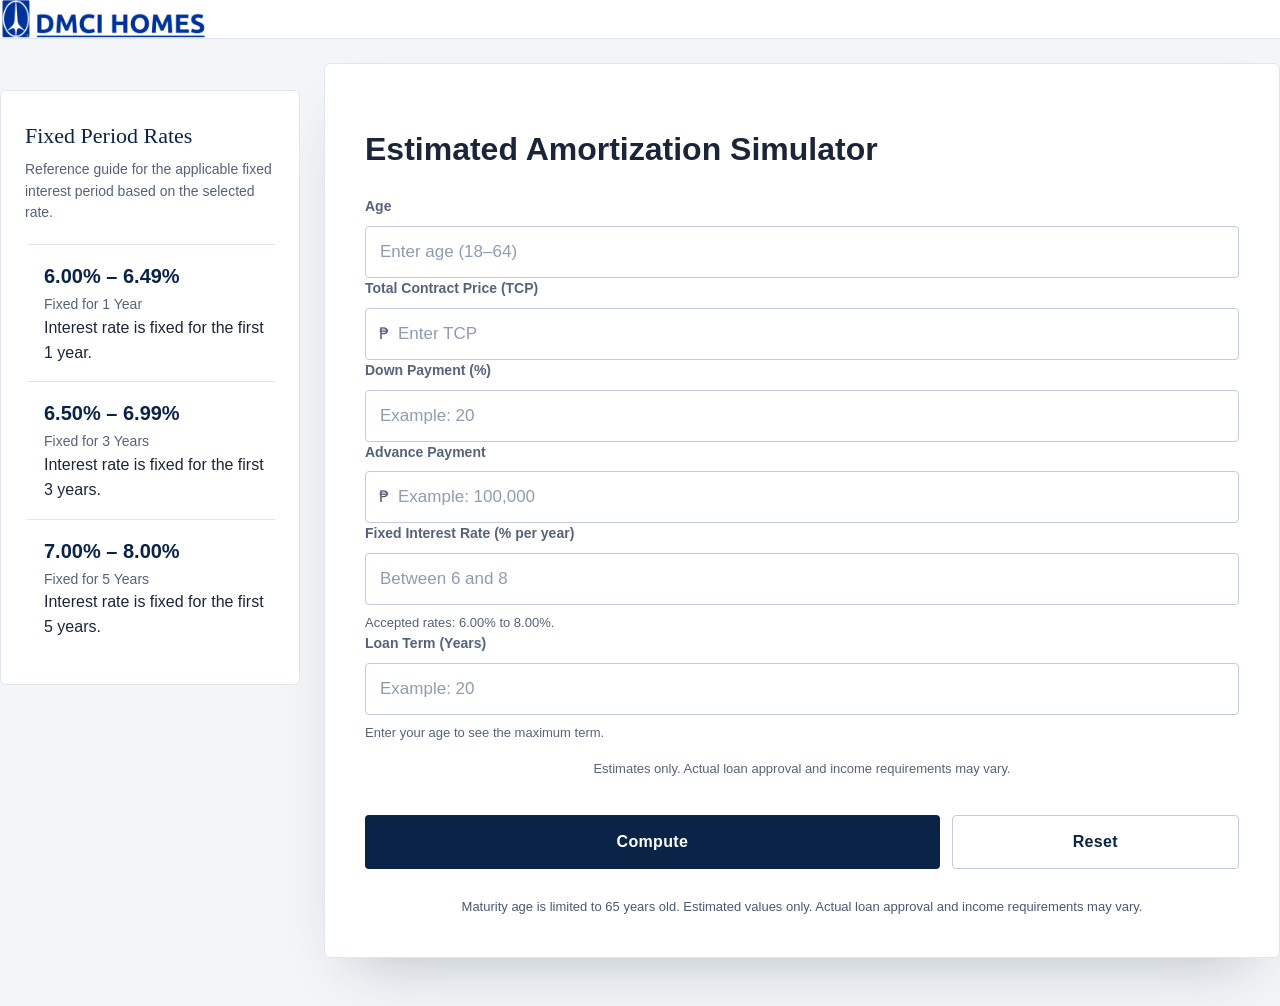
<file: Index.html>
<!DOCTYPE html>
<html lang="en">
<head>
<meta charset="UTF-8">
<meta name="viewport" content="width=device-width, initial-scale=1.0">
<title>Estimated Amortization Simulator</title>
<link rel="stylesheet" href="style.css">
</head>
<body>

<header class="site-header">
    <img src="img/dmci-logo.png" alt="DMCI Homes Logo">
</header>

<div class="main-wrapper">

    <aside class="rate-panel" aria-labelledby="rate-title">
        <h2 id="rate-title">Fixed Period Rates</h2>
        <p class="rate-intro">Reference guide for the applicable fixed interest period based on the selected rate.</p>

        <div class="rate-card" data-years="1">
            <div class="rate">6.00% – 6.49%</div>
            <div class="period">Fixed for 1 Year</div>
            <div class="description">Interest rate is fixed for the first 1 year.</div>
        </div>
        <div class="rate-card" data-years="3">
            <div class="rate">6.50% – 6.99%</div>
            <div class="period">Fixed for 3 Years</div>
            <div class="description">Interest rate is fixed for the first 3 years.</div>
        </div>
        <div class="rate-card" data-years="5">
            <div class="rate">7.00% – 8.00%</div>
            <div class="period">Fixed for 5 Years</div>
            <div class="description">Interest rate is fixed for the first 5 years.</div>
        </div>
    </aside>

    <main class="container">
        <h1>Estimated Amortization Simulator</h1>

        <form id="calcForm" novalidate>

            <div class="field">
                <label for="age">Age</label>
                <input type="number" id="age" placeholder="Enter age (18–64)" min="18" max="64" step="1" aria-describedby="age-error">
                <span class="error" id="age-error" role="alert"></span>
            </div>

            <div class="field">
                <label for="tcp">Total Contract Price (TCP)</label>
                <div class="input-prefix">
                    <span aria-hidden="true">₱</span>
                    <input type="text" id="tcp" placeholder="Enter TCP" inputmode="decimal" autocomplete="off" aria-describedby="tcp-error">
                </div>
                <span class="error" id="tcp-error" role="alert"></span>
            </div>

            <div class="field">
                <label for="dpPercent">Down Payment (%)</label>
                <input type="number" id="dpPercent" placeholder="Example: 20" min="0" max="100" step="0.01" aria-describedby="dpPercent-hint dpPercent-error">
                <span class="hint" id="dpPercent-hint"></span>
                <span class="error" id="dpPercent-error" role="alert"></span>
            </div>

            <div class="field">
                <label for="advancePayment">Advance Payment</label>
                <div class="input-prefix">
                    <span aria-hidden="true">₱</span>
                    <input type="text" id="advancePayment" placeholder="Example: 100,000" inputmode="decimal" autocomplete="off" aria-describedby="advancePayment-error">
                </div>
                <span class="error" id="advancePayment-error" role="alert"></span>
            </div>

            <div class="field">
                <label for="interest">Fixed Interest Rate (% per year)</label>
                <input type="number" id="interest" placeholder="Between 6 and 8" min="6" max="8" step="0.01" aria-describedby="interest-hint interest-error">
                <span class="hint" id="interest-hint">Accepted rates: 6.00% to 8.00%.</span>
                <span class="error" id="interest-error" role="alert"></span>
            </div>

            <div class="field">
                <label for="years">Loan Term (Years)</label>
                <input type="number" id="years" placeholder="Example: 20" min="0.1" step="0.1" aria-describedby="years-hint years-error">
                <span class="hint" id="years-hint">Enter your age to see the maximum term.</span>
                <span class="error" id="years-error" role="alert"></span>
            </div>

            <p class="disclaimer">Estimates only. Actual loan approval and income requirements may vary.</p>

            <div class="actions">
                <button type="submit" class="btn-primary">Compute</button>
                <button type="button" class="btn-secondary" id="resetBtn">Reset</button>
            </div>
        </form>

        <section class="result" id="result" hidden aria-live="polite" tabindex="-1">
            <h2>Estimated Result</h2>
            <p class="print-only" id="printDate"></p>

            <p><strong>Total Contract Price (TCP):</strong> ₱ <span id="resultTCP"></span></p>
            <p><strong>Total Payments Made:</strong> ₱ <span id="totalPayments"></span></p>
            <p><strong>Loanable Amount:</strong> ₱ <span id="loanableAmount"></span></p>
            <p><strong>Interest Rate:</strong> <span id="resultRate"></span>% <span id="resultFixed"></span></p>
            <p><strong>Estimated Monthly Amortization:</strong> ₱ <span id="monthly"></span></p>
            <p><strong>Estimated Gross Monthly Income:</strong> ₱ <span id="income"></span></p>
            <p><strong>Loan Term Maturity:</strong> <span id="maturityAge"></span> years old</p>

            <div id="qualification" class="qualification"></div>

            <div class="actions result-actions">
                <a class="btn-primary btn-link" id="contactBtn" href="#">Contact an agent</a>
                <button type="button" class="btn-secondary" id="printBtn">Print / Save as PDF</button>
            </div>
        </section>

        <p class="footer">Maturity age is limited to 65 years old. Estimated values only. Actual loan approval and income requirements may vary.</p>
    </main>

</div>

<script src="script.js"></script>
</body>
</html>
</file>
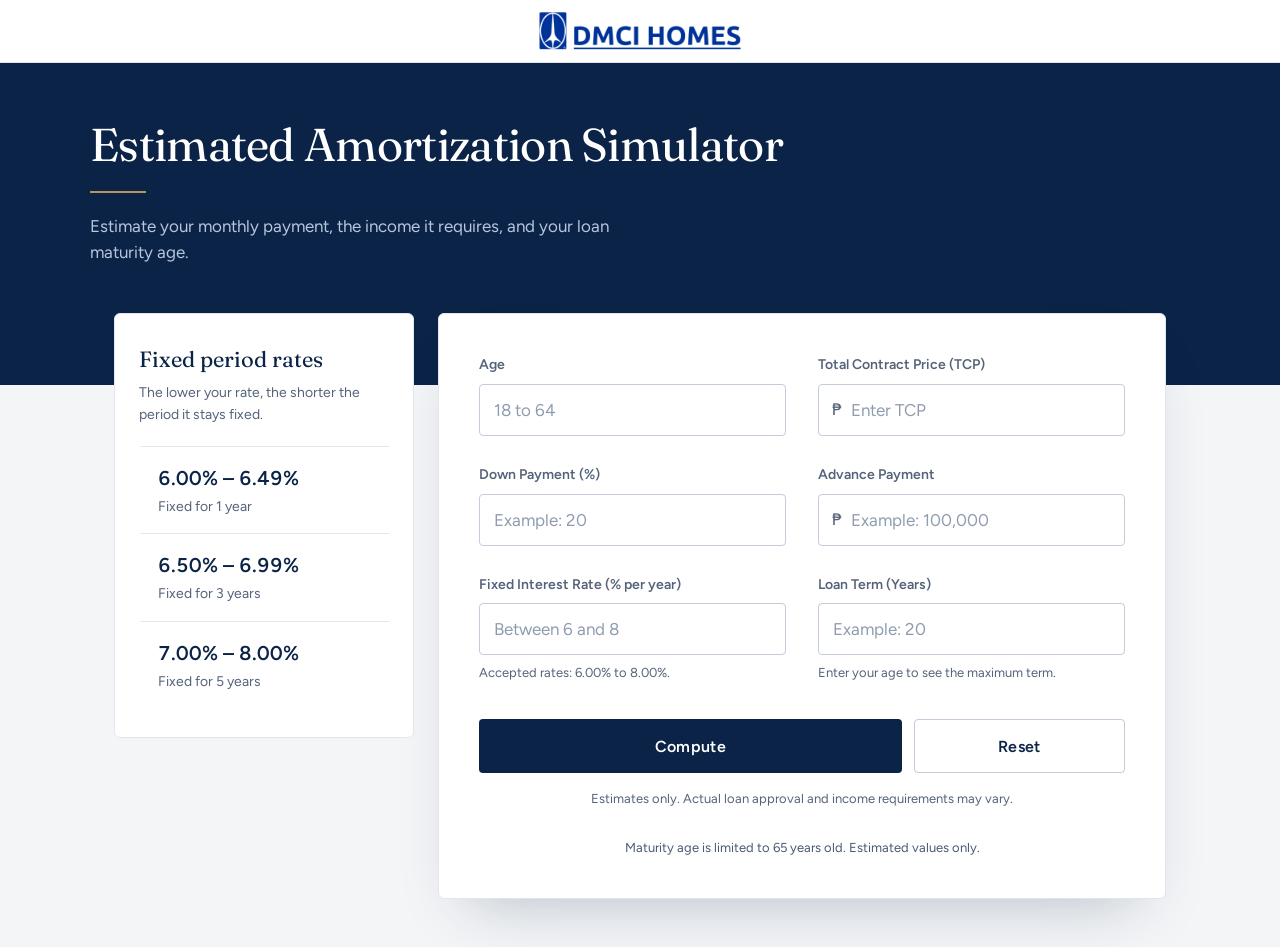
<file: index.html>
<!DOCTYPE html>
<html lang="en">
<head>
<meta charset="UTF-8">
<meta name="viewport" content="width=device-width, initial-scale=1.0">
<title>Estimated Amortization Simulator</title>
<link rel="preconnect" href="https://fonts.googleapis.com">
<link rel="preconnect" href="https://fonts.gstatic.com" crossorigin>
<link href="https://fonts.googleapis.com/css2?family=Figtree:wght@400;500;600;700&family=Fraunces:opsz,wght@9..144,400;9..144,600&display=swap" rel="stylesheet">
<link rel="stylesheet" href="style.css">
</head>
<body>

<header class="site-header">
    <div class="header-inner">
        <img src="img/dmci-logo.png" alt="DMCI Homes Logo">
    </div>
</header>

<section class="band">
    <div class="band-inner">
        <h1>Estimated Amortization Simulator</h1>
        <p>Estimate your monthly payment, the income it requires, and your loan maturity age.</p>
    </div>
</section>

<div class="page">


    <div class="main-wrapper">

        <aside class="rate-panel" aria-labelledby="rate-title">
            <h2 id="rate-title">Fixed period rates</h2>
            <p class="rate-intro">The lower your rate, the shorter the period it stays fixed.</p>

            <div class="rate-card" data-years="1">
                <div class="rate">6.00% – 6.49%</div>
                <div class="period">Fixed for 1 year</div>
            </div>
            <div class="rate-card" data-years="3">
                <div class="rate">6.50% – 6.99%</div>
                <div class="period">Fixed for 3 years</div>
            </div>
            <div class="rate-card" data-years="5">
                <div class="rate">7.00% – 8.00%</div>
                <div class="period">Fixed for 5 years</div>
            </div>
        </aside>

        <main class="container">

            <form id="calcForm" novalidate>
                <div class="field-grid">

                    <div class="field">
                        <label for="age">Age</label>
                        <input type="number" id="age" placeholder="18 to 64" min="18" max="64" step="1" aria-describedby="age-error">
                        <span class="error" id="age-error" role="alert"></span>
                    </div>

                    <div class="field">
                        <label for="tcp">Total Contract Price (TCP)</label>
                        <div class="input-prefix">
                            <span aria-hidden="true">₱</span>
                            <input type="text" id="tcp" placeholder="Enter TCP" inputmode="decimal" autocomplete="off" aria-describedby="tcp-error">
                        </div>
                        <span class="error" id="tcp-error" role="alert"></span>
                    </div>

                    <div class="field">
                        <label for="dpPercent">Down Payment (%)</label>
                        <input type="number" id="dpPercent" placeholder="Example: 20" min="0" max="100" step="0.01" aria-describedby="dpPercent-hint dpPercent-error">
                        <span class="hint" id="dpPercent-hint"></span>
                        <span class="error" id="dpPercent-error" role="alert"></span>
                    </div>

                    <div class="field">
                        <label for="advancePayment">Advance Payment</label>
                        <div class="input-prefix">
                            <span aria-hidden="true">₱</span>
                            <input type="text" id="advancePayment" placeholder="Example: 100,000" inputmode="decimal" autocomplete="off" aria-describedby="advancePayment-error">
                        </div>
                        <span class="error" id="advancePayment-error" role="alert"></span>
                    </div>

                    <div class="field">
                        <label for="interest">Fixed Interest Rate (% per year)</label>
                        <input type="number" id="interest" placeholder="Between 6 and 8" min="6" max="8" step="0.01" aria-describedby="interest-hint interest-error">
                        <span class="hint" id="interest-hint">Accepted rates: 6.00% to 8.00%.</span>
                        <span class="error" id="interest-error" role="alert"></span>
                    </div>

                    <div class="field">
                        <label for="years">Loan Term (Years)</label>
                        <input type="number" id="years" placeholder="Example: 20" min="0.1" step="0.1" aria-describedby="years-hint years-error">
                        <span class="hint" id="years-hint">Enter your age to see the maximum term.</span>
                        <span class="error" id="years-error" role="alert"></span>
                    </div>

                </div>

                <div class="actions">
                    <button type="submit" class="btn-primary">Compute</button>
                    <button type="button" class="btn-secondary" id="resetBtn">Reset</button>
                </div>
                <p class="disclaimer">Estimates only. Actual loan approval and income requirements may vary.</p>
            </form>

            <section class="result" id="result" hidden aria-live="polite" tabindex="-1">
                <p class="print-only" id="printDate"></p>

                <div class="hero">
                    <span class="hero-label">Estimated monthly amortization</span>
                    <span class="hero-figure"><span class="peso">₱</span><span id="monthly"></span></span>
                    <span class="hero-note">Requires a gross monthly income of about ₱ <span id="income"></span></span>
                </div>

                <dl class="rows">
                    <div class="row"><dt>Total Contract Price</dt><dd>₱ <span id="resultTCP"></span></dd></div>
                    <div class="row"><dt>Total payments made</dt><dd>₱ <span id="totalPayments"></span></dd></div>
                    <div class="row"><dt>Loanable amount</dt><dd>₱ <span id="loanableAmount"></span></dd></div>
                    <div class="row"><dt>Interest rate</dt><dd><span id="resultRate"></span>% <span class="muted" id="resultFixed"></span></dd></div>
                    <div class="row"><dt>Loan maturity</dt><dd><span id="maturityAge"></span> years old</dd></div>
                </dl>

                <div id="qualification" class="qualification"></div>

                <div class="actions result-actions">
                    <button type="button" class="btn-primary" id="printBtn">Print / Save as PDF</button>
                </div>
            </section>

            <p class="footer">Maturity age is limited to 65 years old. Estimated values only.</p>
        </main>

    </div>
</div>

<script src="script.js"></script>
</body>
</html>
</file>
<file: style.css>
*{box-sizing:border-box}

:root{
    --ink:#0a2347;
    --ink-soft:#123a73;
    --text:#1a2638;
    --muted:#55637a;
    --blue:#14468a;
    --brass:#b8955a;
    --tint:#f0f3f8;
    --line:#e1e6ee;
    --field:#c3ccda;
    --page:#f4f5f7;
    --danger:#b42318;
    --danger-bg:#fdf0ee;
    --ok:#0f6b45;
    --ok-bg:#e6f4ec;
    --font:'Figtree',Arial,Helvetica,sans-serif;
    --display:'Fraunces',Georgia,'Times New Roman',serif;
}

body{
    font-family:var(--font);
    background:var(--page);
    color:var(--text);
    margin:0;
    padding:63px 0 48px;
    line-height:1.55;
}

/* Header */
.site-header{
    position:fixed;top:0;left:0;width:100%;
    background:#fff;border-bottom:1px solid var(--line);
    z-index:9999;
}
.header-inner{
    max-width:1100px;margin:auto;padding:12px 24px;
    display:flex;align-items:center;justify-content:center;
}
.site-header img{height:38px;width:auto;display:block}

/* Title band */
.band{background:var(--ink);padding:56px 24px 120px}
.band-inner{max-width:1100px;margin:auto}
.band h1{
    font-family:var(--display);font-weight:400;
    font-size:clamp(30px,4.4vw,46px);line-height:1.12;
    letter-spacing:-.015em;color:#fff;margin:0 0 20px;
    max-width:700px;
}
.band h1::after{
    content:"";display:block;width:56px;height:2px;
    background:var(--brass);margin-top:20px;
}
.band p{margin:0;color:#b8c6dc;font-size:17px;max-width:560px}

/* Page */
.page{max-width:1100px;margin:-72px auto 0;padding:0 24px}

.main-wrapper{
    display:grid;grid-template-columns:300px 1fr;
    gap:24px;align-items:start;
}

/* Rate panel */
.rate-panel{
    background:#fff;border:1px solid var(--line);border-radius:6px;
    padding:28px 24px;position:sticky;top:90px;
}
.rate-panel h2{
    font-family:var(--display);font-weight:400;
    font-size:22px;color:var(--ink);margin:0 0 6px;
}
.rate-intro{color:var(--muted);font-size:14px;margin:0 0 20px}

.rate-card{
    position:relative;
    padding:16px 0 16px 16px;
    border-top:1px solid var(--line);
    border-left:3px solid transparent;
    transition:background .2s,border-color .2s;
}
.rate-card .rate{font-size:20px;font-weight:600;color:var(--ink);font-variant-numeric:tabular-nums}
.rate-card .period{font-size:14px;color:var(--muted);margin-top:2px}

.rate-card.active{
    background:var(--tint);
    border-left-color:var(--brass);
}
.rate-card.active::after{
    content:"Your rate";
    position:absolute;top:16px;right:12px;
    background:var(--ink);color:#fff;
    font-size:12px;font-weight:600;letter-spacing:.02em;
    padding:2px 10px;border-radius:99px;
}

/* Calculator card */
.container{
    background:#fff;border:1px solid var(--line);border-radius:6px;
    padding:40px;
    box-shadow:0 30px 60px -30px rgba(10,35,71,.28);
}

.field-grid{
    display:grid;grid-template-columns:1fr 1fr;
    gap:28px 32px;
}
.field{min-width:0}

label{display:block;font-weight:600;font-size:14px;color:var(--muted)}

input{
    width:100%;height:52px;padding:0 14px;
    font-family:inherit;font-size:17px;font-weight:500;color:var(--ink);
    border:1px solid var(--field);border-radius:4px;
    margin-top:8px;background:#fff;
    transition:border-color .15s,box-shadow .15s;
}
input::placeholder{color:#8f9cb0;font-weight:400}
input:hover{border-color:#8f9fb8}
input:focus{outline:none;border-color:var(--ink);box-shadow:0 0 0 3px rgba(20,70,138,.16)}
input[aria-invalid="true"]{border-color:var(--danger);background:var(--danger-bg)}
input[aria-invalid="true"]:focus{box-shadow:0 0 0 3px rgba(180,35,24,.18)}

/* Hide number spinners */
input[type=number]{-moz-appearance:textfield;appearance:textfield}
input[type=number]::-webkit-outer-spin-button,
input[type=number]::-webkit-inner-spin-button{-webkit-appearance:none;margin:0}

/* Peso prefix */
.input-prefix{position:relative}
.input-prefix span{
    position:absolute;left:14px;top:calc(50% + 4px);transform:translateY(-50%);
    color:var(--muted);font-weight:500;pointer-events:none;
}
.input-prefix input{padding-left:32px}

.hint{display:block;margin-top:8px;font-size:13px;color:var(--muted)}
.hint:empty{display:none}
.hint.warn{color:var(--danger);font-weight:600}
.error{display:block;margin-top:8px;font-size:13px;font-weight:600;color:var(--danger)}
.error:empty{display:none}

/* Buttons */
.actions{display:grid;grid-template-columns:2fr 1fr;gap:12px;margin-top:36px}
button,.btn-link{
    height:54px;padding:0 20px;border:none;border-radius:4px;
    font-family:inherit;font-size:16px;font-weight:600;letter-spacing:.02em;
    color:#fff;cursor:pointer;
    display:flex;align-items:center;justify-content:center;
    text-decoration:none;
    transition:background .15s,border-color .15s;
}
button:focus-visible,.btn-link:focus-visible{outline:3px solid #9db8e0;outline-offset:2px}
.btn-primary{background:var(--ink)}
.btn-primary:hover{background:var(--ink-soft)}
.btn-secondary{background:#fff;color:var(--ink);border:1px solid var(--field)}
.btn-secondary:hover{border-color:var(--ink);background:var(--tint)}

.disclaimer{margin:16px 0 0;font-size:13px;color:var(--muted);text-align:center}

/* Result */
.result{margin-top:40px;padding-top:40px;border-top:1px solid var(--line)}
.result[hidden]{display:none}
.result:focus{outline:none}
.print-only{display:none}

.hero{
    background:var(--ink);color:#fff;
    border-top:3px solid var(--brass);border-radius:4px;
    padding:32px 32px 30px;
    display:flex;flex-direction:column;gap:6px;
}
.hero-label{font-size:15px;color:#b8c6dc}
.hero-figure{
    font-family:var(--display);font-weight:400;
    font-size:clamp(40px,6.5vw,64px);line-height:1.08;
    letter-spacing:-.02em;word-break:break-word;
}
.hero-figure .peso{font-size:.55em;margin-right:8px;color:var(--brass);font-weight:400}
.hero-note{font-size:15px;color:#dbe4f2;margin-top:8px}

.rows{margin:10px 0 0;padding:0}
.row{
    display:flex;justify-content:space-between;align-items:baseline;gap:16px;
    padding:16px 2px;border-bottom:1px solid var(--line);
}
.row dt{color:var(--muted);font-size:15px}
.row dd{margin:0;font-weight:600;color:var(--ink);text-align:right;font-variant-numeric:tabular-nums}
.muted{font-weight:500;color:var(--muted)}

.qualification{
    margin-top:24px;padding:16px 20px;border-radius:4px;
    font-size:16px;font-weight:600;
}
.qualification small{display:block;font-size:14px;font-weight:500;margin-top:2px}
.qualified{background:var(--ok-bg);color:var(--ok)}
.not-qualified{background:var(--danger-bg);color:var(--danger);border:1px solid #f2c4bf}

.result-actions{grid-template-columns:1fr;margin-top:24px}

.footer{margin:28px 0 0;text-align:center;color:#4a5a72;font-size:13px}

/* Mobile */
@media(max-width:800px){
    body{padding-bottom:28px}
    .header-inner{padding:10px 16px}
    .site-header img{height:32px}
    .band{padding:36px 16px 96px}
    .band p{font-size:16px}
    .page{padding:0 16px;margin-top:-60px}
    .main-wrapper{grid-template-columns:1fr}
    .rate-panel{position:static;order:2}
    .container{padding:24px 20px}
    .field-grid{grid-template-columns:1fr;gap:22px}
    .actions,.result-actions{grid-template-columns:1fr}
    .hero{padding:24px 20px}
}

/* Print: one-page statement */
@page{size:A4;margin:14mm}

@media print{
    html,body{height:auto}
    body{background:#fff;padding:0;font-size:11pt;line-height:1.4;
         -webkit-print-color-adjust:exact;print-color-adjust:exact}

    .site-header{position:static;border-bottom:1px solid var(--line)}
    .header-inner{padding:0 0 10px}
    .site-header img{height:34px}

    .band{background:#fff;padding:14px 0 10px}
    .band-inner{max-width:none}
    .band h1{color:var(--ink);font-size:20pt;margin:0}
    .band h1::after{margin-top:10px}
    .band p{display:none}

    .rate-panel,#calcForm,.actions,.disclaimer{display:none}

    .page{margin:0;padding:0;max-width:none}
    .main-wrapper{display:block}
    .container{border:none;padding:0;box-shadow:none}

    .result{margin:0;padding:0;border:none;break-inside:avoid;page-break-inside:avoid}
    .print-only{display:block;color:var(--muted);font-size:10pt;margin:0 0 10px}

    .hero{background:var(--ink);color:#fff;padding:14px 18px;gap:2px}
    .hero-label,.hero-note{color:#dbe4f2;font-size:10pt}
    .hero-figure{font-size:30pt}

    .rows{margin-top:6px}
    .row{padding:7px 2px;break-inside:avoid}
    .row dt,.row dd{font-size:10.5pt}

    .qualification{margin-top:12px;padding:10px 14px;font-size:11pt;break-inside:avoid}
    .qualification small{font-size:9.5pt}

    .footer{display:block;margin:14px 0 0;font-size:8.5pt;color:var(--muted);text-align:left}
}
</file>
